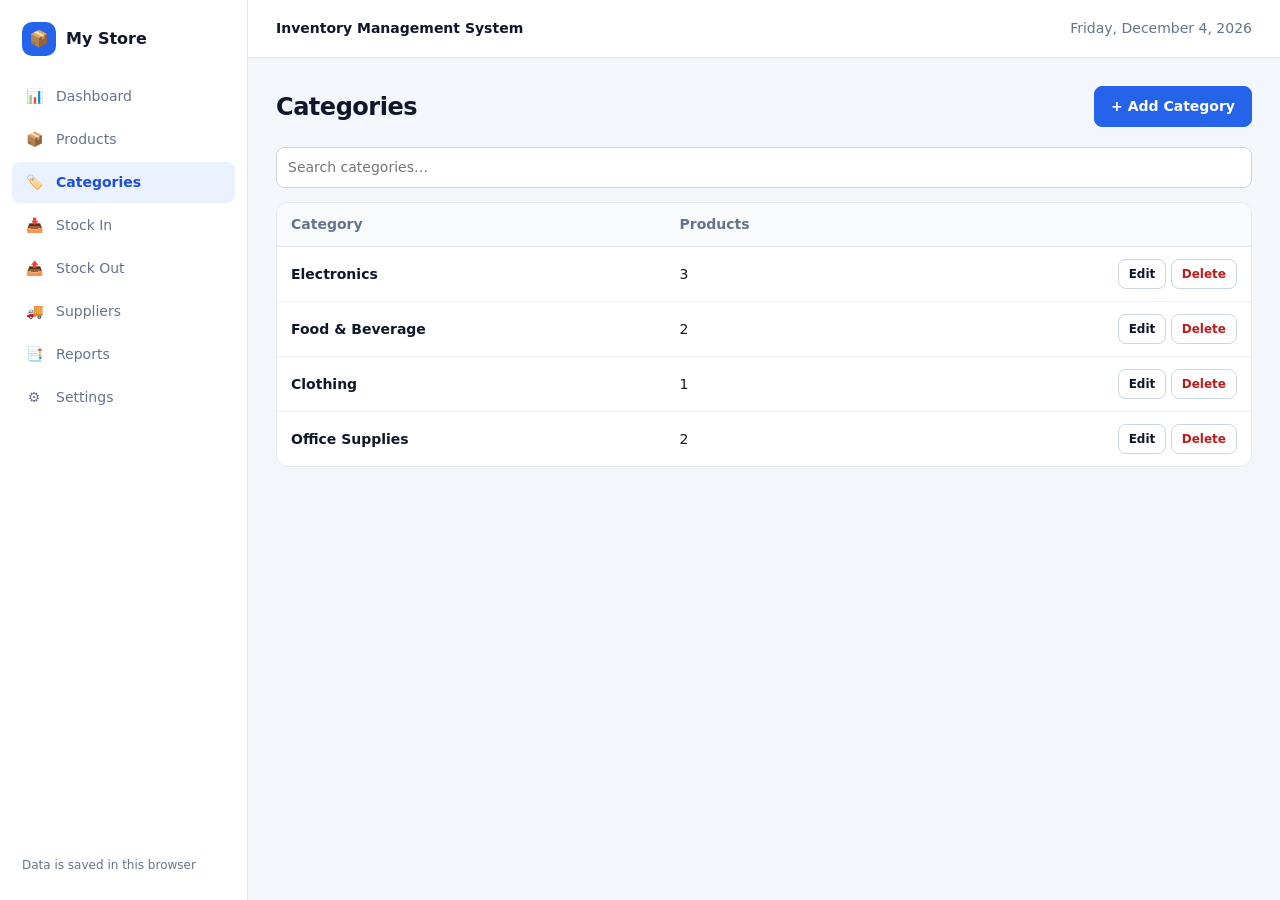
<file: categories.html>
<!DOCTYPE html>
<html lang="en">
<head>
  <meta charset="UTF-8">
  <meta name="viewport" content="width=device-width, initial-scale=1">
  <title>Categories · Inventory</title>
  <link rel="stylesheet" href="style.css">
  
</head>
<body data-page="categories">
  <div id="app"></div>
  <script src="script.js"></script>
</body>
</html>
</file>
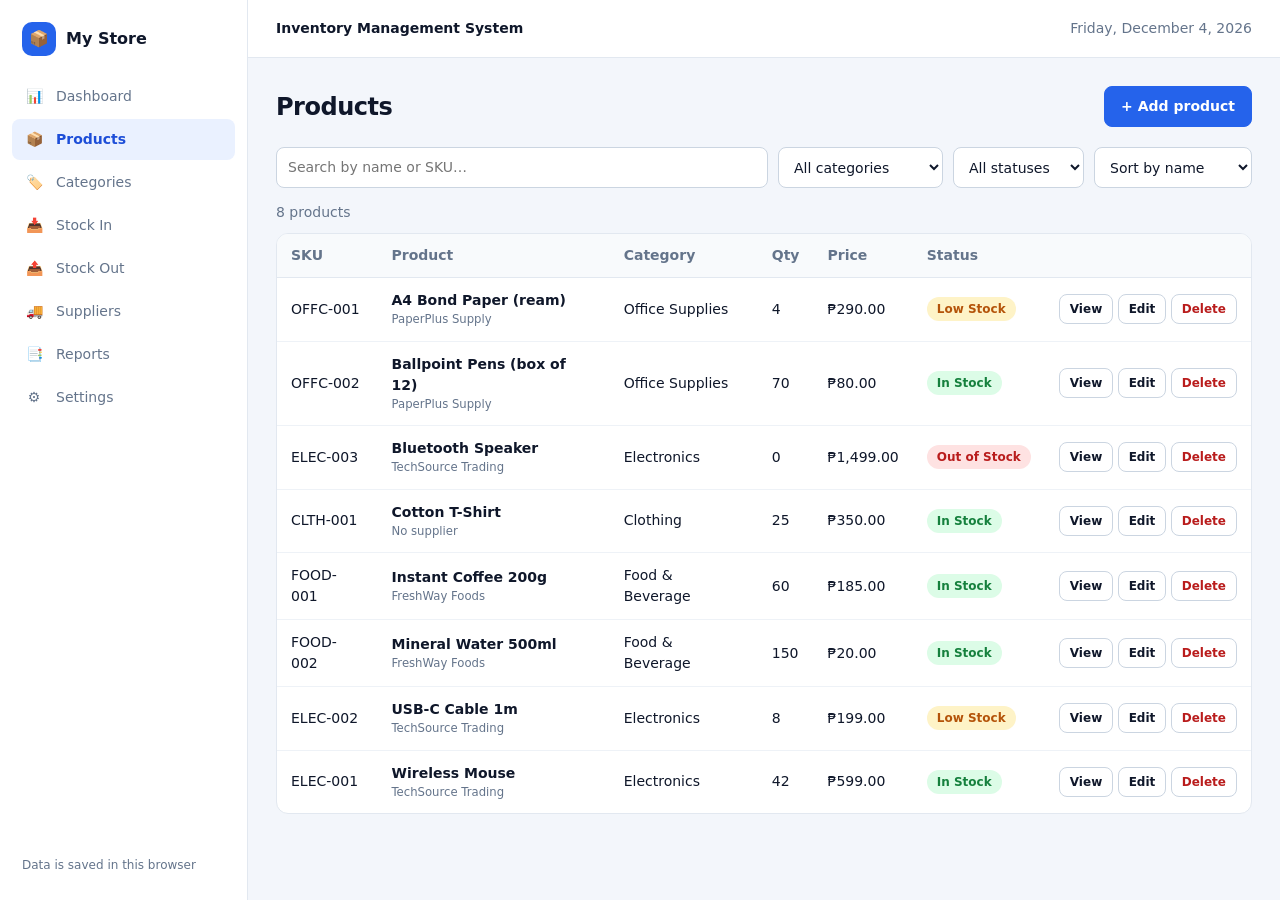
<file: products.html>
<!DOCTYPE html>
<html lang="en">
<head>
  <meta charset="UTF-8">
  <meta name="viewport" content="width=device-width, initial-scale=1">
  <title>Products · Inventory</title>
  <link rel="stylesheet" href="style.css">
  
</head>
<body data-page="products">
  <div id="app"></div>
  <script src="script.js"></script>
</body>
</html>
</file>
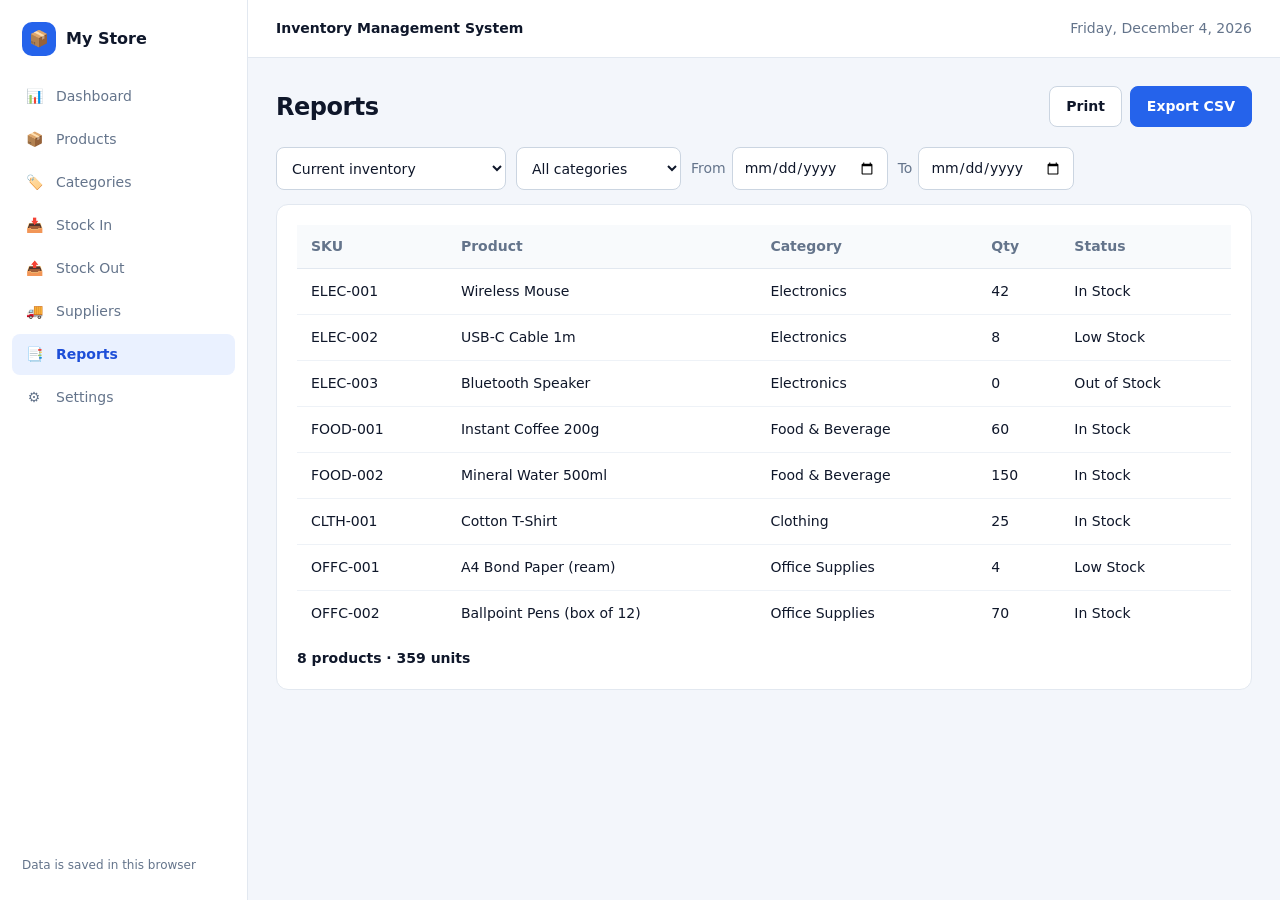
<file: reports.html>
<!DOCTYPE html>
<html lang="en">
<head>
  <meta charset="UTF-8">
  <meta name="viewport" content="width=device-width, initial-scale=1">
  <title>Reports · Inventory</title>
  <link rel="stylesheet" href="style.css">
  
</head>
<body data-page="reports">
  <div id="app"></div>
  <script src="script.js"></script>
</body>
</html>
</file>
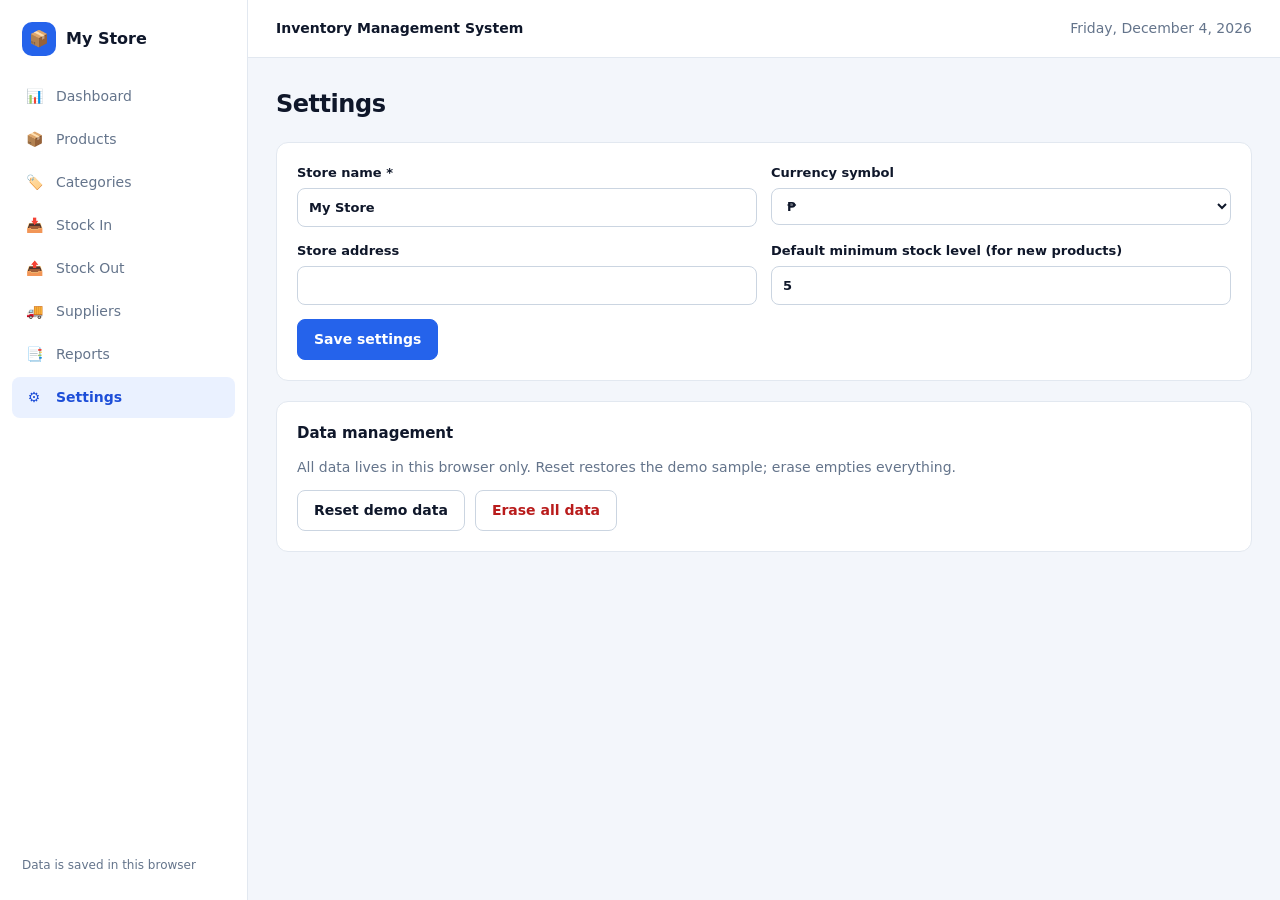
<file: settings.html>
<!DOCTYPE html>
<html lang="en">
<head>
  <meta charset="UTF-8">
  <meta name="viewport" content="width=device-width, initial-scale=1">
  <title>Settings · Inventory</title>
  <link rel="stylesheet" href="style.css">
  
</head>
<body data-page="settings">
  <div id="app"></div>
  <script src="script.js"></script>
</body>
</html>
</file>
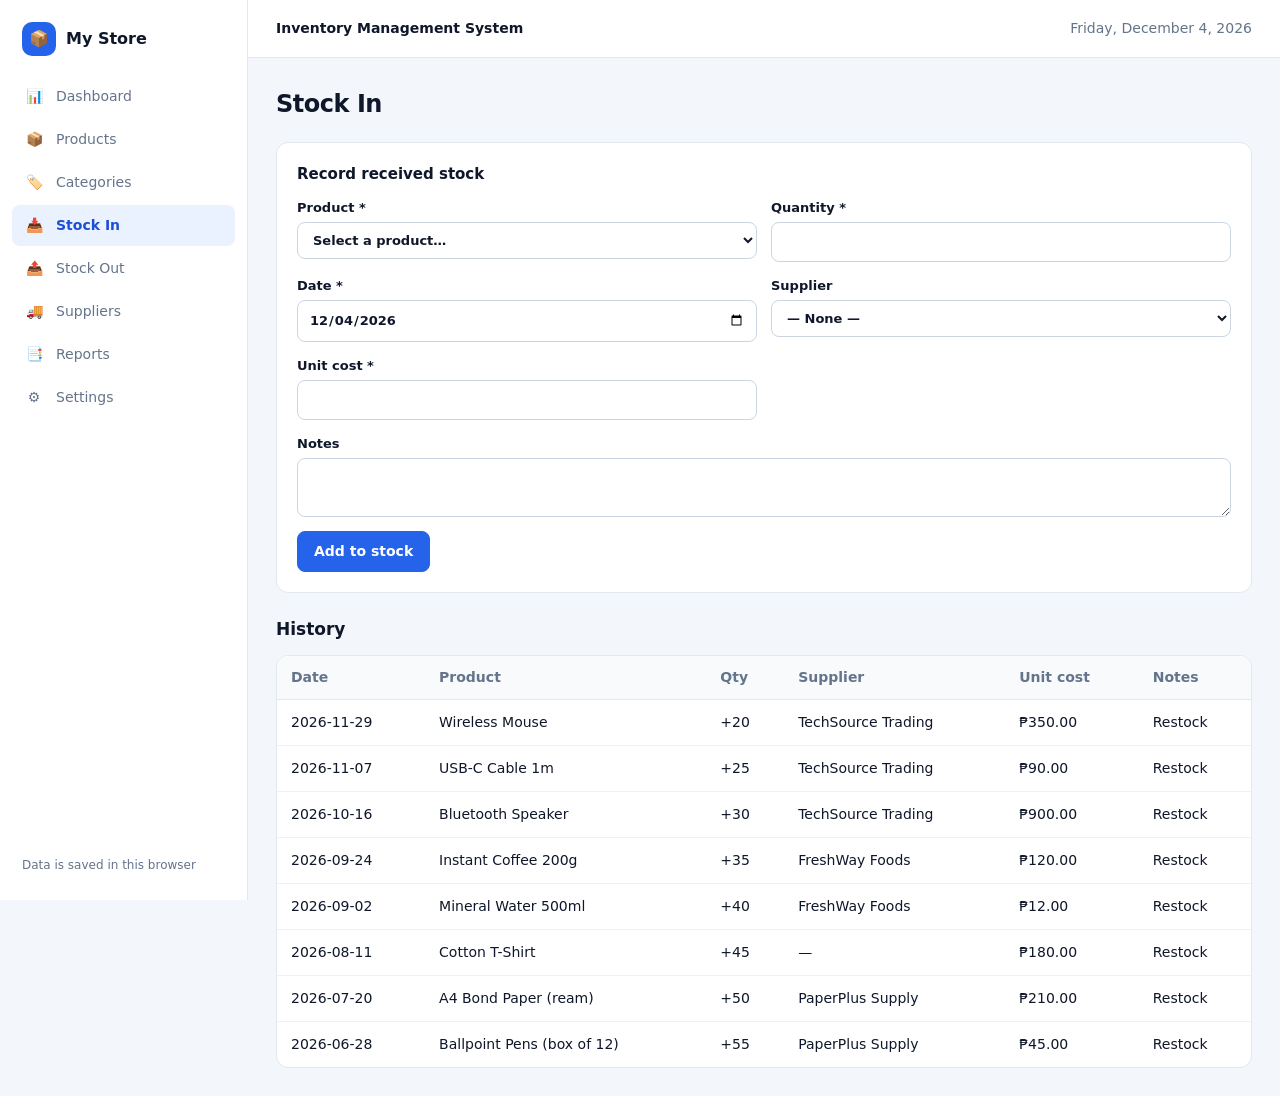
<file: stock-in.html>
<!DOCTYPE html>
<html lang="en">
<head>
  <meta charset="UTF-8">
  <meta name="viewport" content="width=device-width, initial-scale=1">
  <title>Stock In · Inventory</title>
  <link rel="stylesheet" href="style.css">
  
</head>
<body data-page="stock-in">
  <div id="app"></div>
  <script src="script.js"></script>
</body>
</html>
</file>
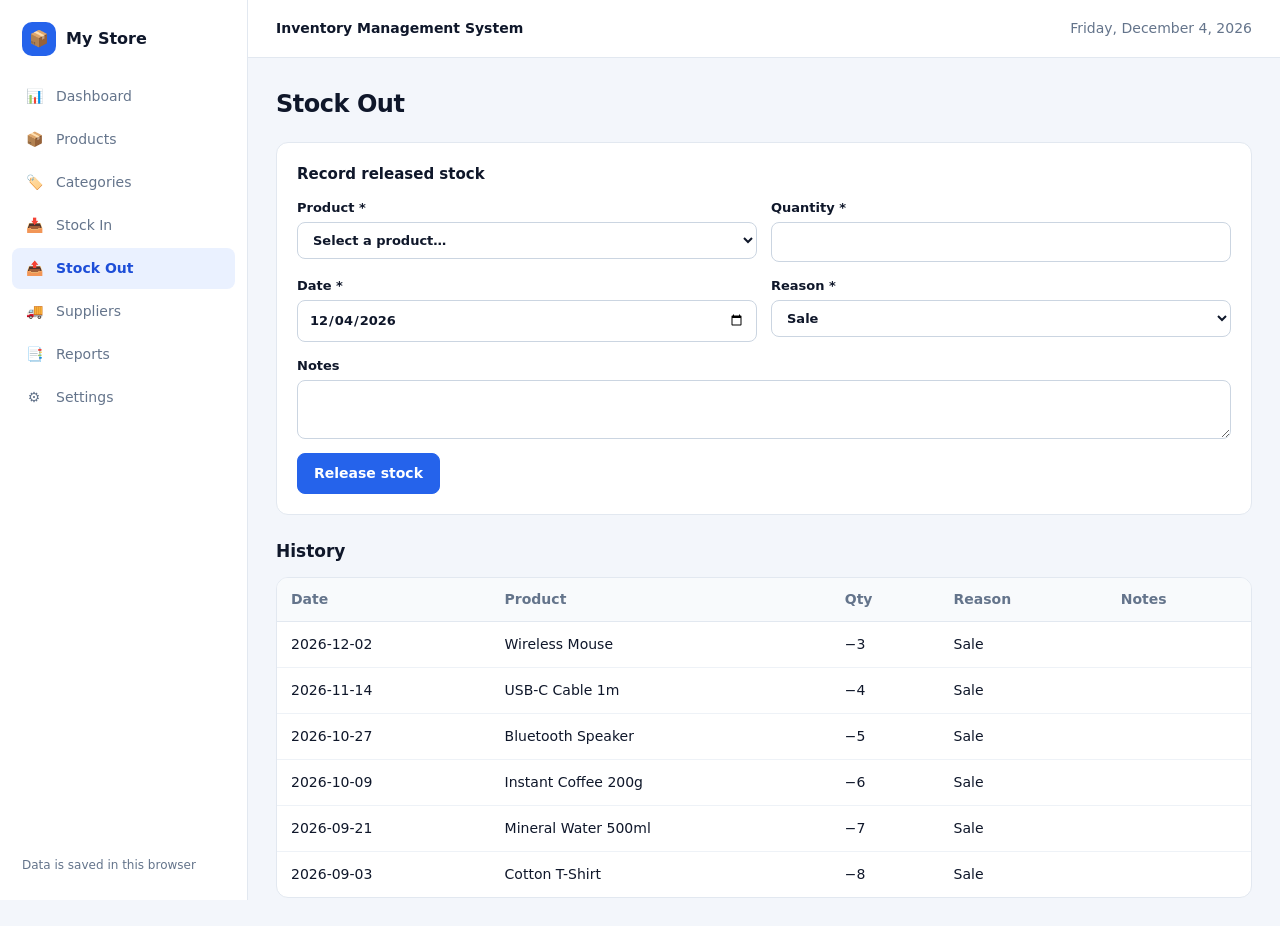
<file: stock-out.html>
<!DOCTYPE html>
<html lang="en">
<head>
  <meta charset="UTF-8">
  <meta name="viewport" content="width=device-width, initial-scale=1">
  <title>Stock Out · Inventory</title>
  <link rel="stylesheet" href="style.css">
  
</head>
<body data-page="stock-out">
  <div id="app"></div>
  <script src="script.js"></script>
</body>
</html>
</file>
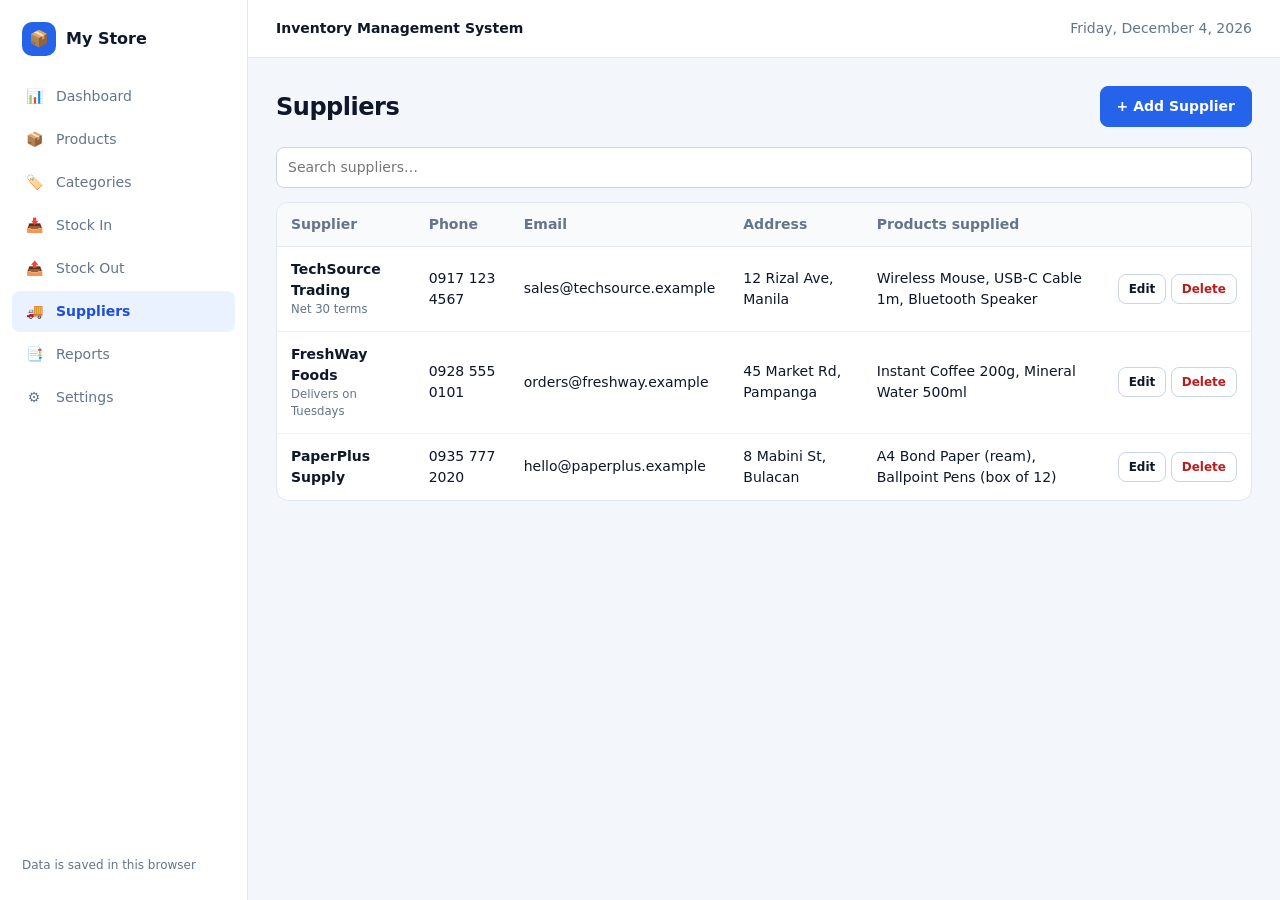
<file: suppliers.html>
<!DOCTYPE html>
<html lang="en">
<head>
  <meta charset="UTF-8">
  <meta name="viewport" content="width=device-width, initial-scale=1">
  <title>Suppliers · Inventory</title>
  <link rel="stylesheet" href="style.css">
  
</head>
<body data-page="suppliers">
  <div id="app"></div>
  <script src="script.js"></script>
</body>
</html>
</file>
<file: style.css>
/* Inventory System — shared styles */
:root{--blue:#2563eb;--blue-d:#1d4ed8;--blue-l:#eaf1ff;--ink:#0f172a;--mute:#64748b;--line:#e2e8f0;--bg:#f3f6fb;--ok:#15803d;--ok-bg:#dcfce7;--warn:#b45309;--warn-bg:#fef3c7;--bad:#b91c1c;--bad-bg:#fee2e2;--side:248px}
*{box-sizing:border-box;margin:0}
body{font:14px/1.5 system-ui,-apple-system,"Segoe UI",Roboto,sans-serif;background:var(--bg);color:var(--ink);-webkit-font-smoothing:antialiased}
h1{font-size:24px;letter-spacing:-.02em}h2{font-size:17px}h3{font-size:15px;margin-bottom:12px}
:focus-visible{outline:2px solid var(--blue);outline-offset:2px}
.muted,small{color:var(--mute)}

/* Layout */
.sidebar{position:fixed;inset:0 auto 0 0;width:var(--side);background:#fff;border-right:1px solid var(--line);display:flex;flex-direction:column;padding:16px 12px;z-index:30;transition:transform .2s}
.brand{display:flex;align-items:center;gap:10px;font-weight:700;font-size:16px;padding:6px 10px 20px}
.brand i{display:grid;place-items:center;width:34px;height:34px;border-radius:10px;background:var(--blue);font-style:normal;flex:none}
nav{display:grid;gap:2px}
nav a{display:flex;align-items:center;gap:12px;padding:10px 12px;border-radius:8px;color:var(--mute);text-decoration:none;font-weight:500}
nav a i{font-style:normal;width:20px;text-align:center}
nav a:hover{background:#f1f5f9;color:var(--ink)}
nav a.active{background:var(--blue-l);color:var(--blue-d);font-weight:600}
.side-foot{margin-top:auto;padding:10px;font-size:12px;color:var(--mute)}
.main{margin-left:var(--side);min-height:100vh}
.topbar{position:sticky;top:0;z-index:10;display:flex;align-items:center;gap:12px;height:58px;padding:0 28px;background:#fff;border-bottom:1px solid var(--line)}
.topbar .date{margin-left:auto;color:var(--mute)}
.menu{display:none;border:0;background:none;font-size:22px;cursor:pointer}
.overlay{display:none}
.content{padding:28px;max-width:1280px}
.page-head{display:flex;justify-content:space-between;align-items:center;flex-wrap:wrap;gap:12px;margin-bottom:20px}
.page-head>div{display:flex;gap:8px;flex-wrap:wrap}

/* Cards, stats, grids */
.card{background:#fff;border:1px solid var(--line);border-radius:12px;padding:20px;margin-bottom:20px}
.stats{display:grid;grid-template-columns:repeat(auto-fit,minmax(190px,1fr));gap:16px;margin-bottom:20px}
.stat{display:flex;align-items:center;gap:14px;background:#fff;border:1px solid var(--line);border-radius:12px;padding:16px}
.stat .ico{display:grid;place-items:center;width:46px;height:46px;border-radius:12px;background:var(--blue-l);font-size:20px;flex:none}
.stat.warn .ico{background:var(--warn-bg)}.stat.bad .ico{background:var(--bad-bg)}
.stat b{display:block;font-size:22px;line-height:1.2}.stat span{color:var(--mute);font-size:13px}
.grid-2{display:grid;grid-template-columns:1fr 1fr;gap:20px}
.chart-box{position:relative;height:260px}
.list{list-style:none;padding:0}
.list li{display:flex;align-items:center;justify-content:space-between;gap:12px;padding:10px 0;border-bottom:1px solid var(--line)}
.list li:last-child{border:0}.list small{display:block}
.dot{width:10px;height:10px;border-radius:50%;flex:none}.dot.in{background:var(--ok)}.dot.out{background:var(--bad)}
.list li div{flex:1}

/* Tables */
.toolbar{display:flex;flex-wrap:wrap;gap:10px;margin-bottom:14px}
.toolbar input[type=search]{flex:1;min-width:200px}.toolbar select{width:auto}
.toolbar label{display:flex;align-items:center;gap:6px;color:var(--mute)}.toolbar label input{width:auto}
.table-wrap{overflow-x:auto;background:#fff;border:1px solid var(--line);border-radius:12px}
.card .table-wrap{border:0;border-radius:0}
table{width:100%;min-width:640px;border-collapse:collapse}
th{background:#f8fafc;text-align:left;font-weight:600;color:var(--mute);padding:11px 14px;border-bottom:1px solid var(--line);white-space:nowrap}
td{padding:12px 14px;border-bottom:1px solid #eef2f7;vertical-align:middle}
tr:last-child td{border-bottom:0}tbody tr:hover{background:#f8fbff}
td small{display:block}
.acts{white-space:nowrap;text-align:right}
.empty{text-align:center;color:var(--mute);padding:28px}
.count,.summary{color:var(--mute);margin:0 0 10px}.summary{margin:12px 0 0;font-weight:600;color:var(--ink)}
.sub{margin:24px 0 12px}
.badge{display:inline-block;padding:3px 10px;border-radius:99px;font-size:12px;font-weight:600;white-space:nowrap}
.badge.in{background:var(--ok-bg);color:var(--ok)}.badge.low{background:var(--warn-bg);color:var(--warn)}.badge.out{background:var(--bad-bg);color:var(--bad)}

/* Forms & buttons */
input,select,textarea{font:inherit;width:100%;padding:9px 11px;border:1px solid #cbd5e1;border-radius:8px;background:#fff;color:var(--ink)}
input:focus,select:focus,textarea:focus{outline:0;border-color:var(--blue);box-shadow:0 0 0 3px rgba(37,99,235,.15)}
.form-grid{display:grid;grid-template-columns:repeat(2,1fr);gap:14px}
.form-grid label{display:grid;gap:5px;font-weight:600;font-size:13px;align-content:start}
.full{grid-column:1/-1}
.row{display:flex;gap:10px;flex-wrap:wrap;margin-top:12px}
.btn{border:1px solid #cbd5e1;background:#fff;color:var(--ink);padding:9px 16px;border-radius:8px;font:inherit;font-weight:600;cursor:pointer}
.btn:hover{background:#f1f5f9}
.btn.primary{background:var(--blue);border-color:var(--blue);color:#fff}.btn.primary:hover{background:var(--blue-d)}
.btn.danger{color:var(--bad)}.btn.danger:hover{background:var(--bad-bg)}
.btn.sm{padding:5px 10px;font-size:12px}

/* Modal & toasts */
.modal-bg{position:fixed;inset:0;background:rgba(15,23,42,.5);display:grid;place-items:center;padding:16px;z-index:50;animation:fade .15s}
.modal{background:#fff;border-radius:16px;padding:24px;width:min(580px,100%);max-height:92vh;overflow:auto;box-shadow:0 20px 50px rgba(15,23,42,.25)}
.modal h3{font-size:18px;margin-bottom:16px}
.modal-foot{display:flex;justify-content:flex-end;gap:10px;margin-top:20px}
.err{color:var(--bad);background:var(--bad-bg);padding:9px 12px;border-radius:8px;margin-top:14px}
dl.details{display:grid;grid-template-columns:150px 1fr;gap:8px 12px}dl.details dt{color:var(--mute)}dl.details dd{margin:0}
#toasts{position:fixed;right:20px;bottom:20px;display:grid;gap:10px;z-index:60}
.toast{background:#fff;border:1px solid var(--line);border-left:4px solid var(--ok);padding:12px 16px;border-radius:10px;box-shadow:0 8px 24px rgba(15,23,42,.15);animation:fade .2s;max-width:340px}
.toast.err{border-left-color:var(--bad)}
@keyframes fade{from{opacity:0}}
.print-head{display:none}

/* Responsive */
@media(max-width:900px){
  .sidebar{transform:translateX(-100%)}.nav-open .sidebar{transform:none;box-shadow:0 0 40px rgba(15,23,42,.3)}
  .nav-open .overlay{display:block;position:fixed;inset:0;background:rgba(15,23,42,.4);z-index:20}
  .main{margin-left:0}.menu{display:block}.topbar{padding:0 16px}.topbar .date{display:none}.content{padding:18px 16px}
  .grid-2{grid-template-columns:1fr}
}
@media(max-width:560px){.form-grid{grid-template-columns:1fr}dl.details{grid-template-columns:1fr}.toolbar select{width:100%}}
@media print{
  .sidebar,.topbar,.toolbar,.page-head>div,.overlay,#toasts{display:none!important}
  .main{margin:0}.content{padding:0}body{background:#fff}.card{border:0;padding:0}.print-head{display:block;margin-bottom:12px}
}
</file>
